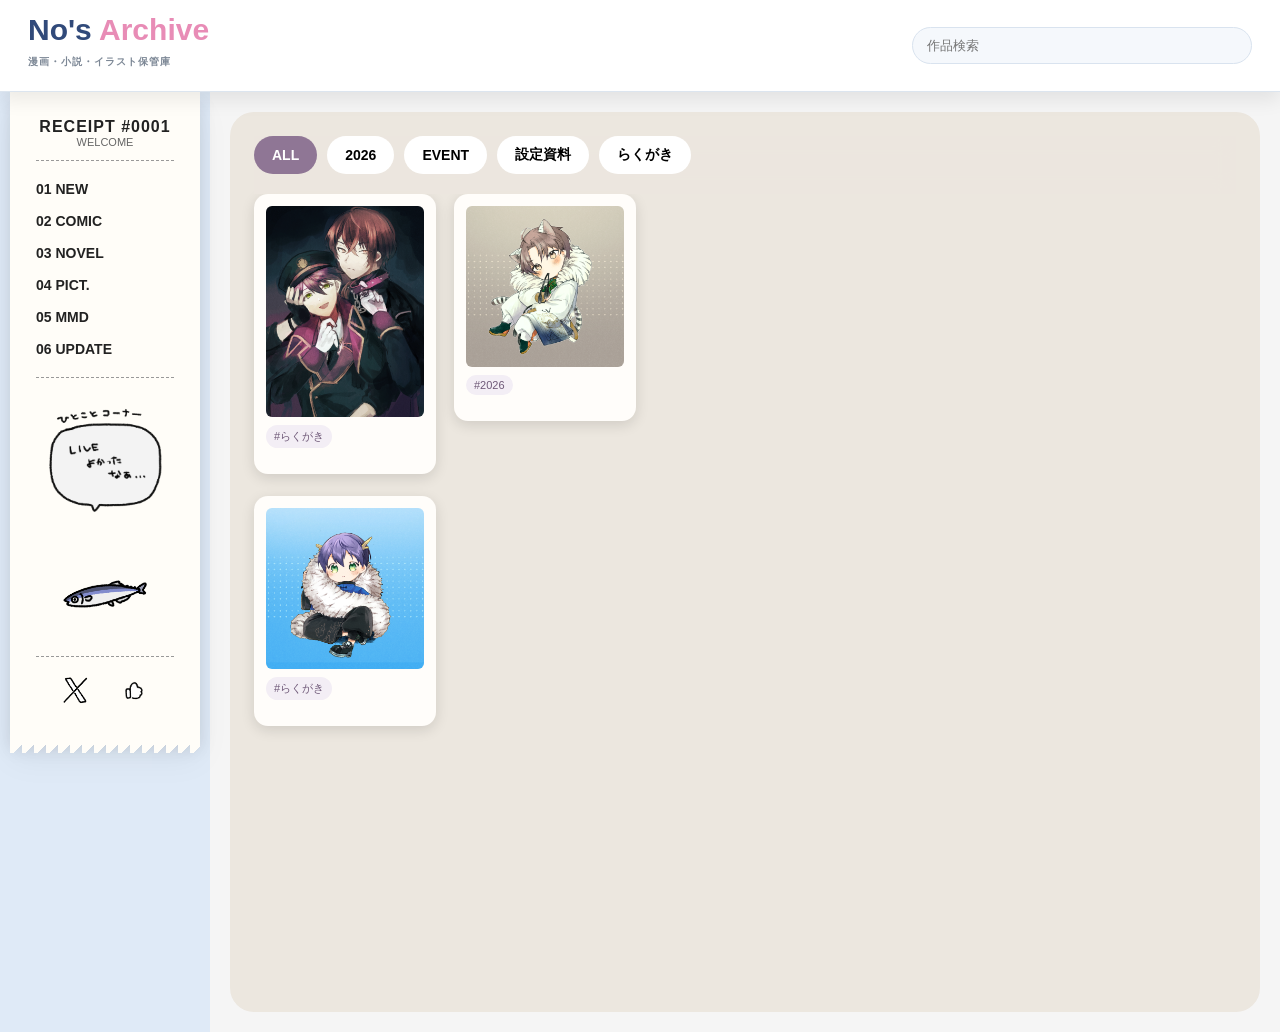
<file: illust/archive_room.html>
<!DOCTYPE html>
<html lang="ja">

<head>

<meta charset="utf-8">

<meta name="viewport"
content="width=device-width,initial-scale=1">

<title>ILLUST | No's Archive</title>

<meta name="robots"
content="noindex,nofollow,noarchive,nosnippet">

<meta name="googlebot"
content="noindex,nofollow,noarchive">

<meta name="bingbot"
content="noindex,nofollow,noarchive">

<link rel="stylesheet"
href="../css/style.css"">

<style>

/* ======================================
   Illust Page
====================================== */

.illust-page{

background:#ece7df;

border-radius:24px;

padding:24px;

min-height:100vh;

}

/* ======================================
   Filter
====================================== */

.filters{

position:sticky;

top:0;

z-index:20;

padding-bottom:20px;

display:flex;

gap:10px;

flex-wrap:wrap;

background:
rgba(236,231,223,.92);

backdrop-filter:
blur(10px);

}

/* ======================================
   Filter Button
====================================== */

.filter{

border:none;

padding:
10px 18px;

border-radius:999px;

background:#fff;

cursor:pointer;

font-weight:bold;

font-size:14px;

transition:.2s;

}

.filter:hover{

background:#b59cb9;
color:#fff;

}

.filter.active{

background:#8f7695;
color:#fff;

}

/* ======================================
   Gallery
====================================== */

.gallery{

column-count:5;

column-gap:18px;

}

/* ======================================
   Card
====================================== */

.card{

position:relative;

display:inline-block;

width:100%;

margin:
0 0 18px;

background:#fffdfa;

padding:
12px
12px
18px;

border-radius:14px;

overflow:hidden;

box-shadow:
0 4px 14px rgba(0,0,0,.12);

break-inside:avoid;

cursor:pointer;

transition:.2s;

}

/* Hover */

.card:hover{

transform:
translateY(-4px);

box-shadow:
0 10px 24px rgba(0,0,0,.16);

}

/* ======================================
   Image
====================================== */

.card img{

width:100%;

height:auto;

display:block;

border-radius:6px;

}


/* ======================================
   Title
====================================== */

.title{

margin-top:10px;

font-weight:bold;

font-size:15px;

}

/* ======================================
   Tags
====================================== */

.tags{

display:flex;

flex-wrap:wrap;

gap:6px;

margin-top:8px;

}

.tags span{

font-size:11px;

padding:
4px 8px;

border-radius:999px;

background:#f3eef5;

color:#6f5978;

}

/* ======================================
   Lightbox
====================================== */

.lightbox{

display:none;

position:fixed;

inset:0;

background:
rgba(0,0,0,.9);

justify-content:center;
align-items:center;

z-index:999;

}

.lightbox img{

max-width:92vw;
max-height:92vh;

border-radius:12px;

}

/* ======================================
   Responsive
====================================== */

@media(max-width:1200px){

.gallery{

column-count:4;

}

}

@media(max-width:900px){

.gallery{

column-count:3;

}

}

@media(max-width:700px){

.gallery{

column-count:2;

}

}

</style>

</head>

<body>

<!-- ======================
     ヘッダー
====================== -->

<header class="header">

<a href="../index.html"
class="logo">

<span class="logo-main">
No's
</span>

<span class="logo-sub">
Archive
</span>

<div class="logo-caption">

漫画・小説・イラスト保管庫

</div>

</a>

<input
class="search"
placeholder="作品検索">

</header>

<div class="layout">

<!-- ======================
     Sidebar
====================== -->

<aside class="sidebar">

<div class="receipt">

<div class="rtitle">
RECEIPT #0001
</div>

<div class="small">
WELCOME
</div>

<div class="line"></div>

<nav class="menu">

<a href="../index.html">
01 NEW
</a>

<a href="../index.html#comic">
02 COMIC
</a>

<a href="../index.html#novel">
03 NOVEL
</a>

<a href="../index.html#illust">
04 PICT.
</a>

<a href="../index.html#mmd">
05 MMD
</a>

<a href="../index.html#update">
06 UPDATE
</a>

</nav>

<div class="line"></div>

<img
src="../images/common/message.png"
class="message-img">

<img
src="../images/common/sidebar_chara.png"
class="chara">

<div class="line"></div>

<div class="social">

<a href="https://x.com/Lt0pp"
target="_blank">

<img
src="../images/common/x-icon.png"
alt="X">

</a>

<a
href="https://wavebox.me/wave/62pbvrjbohkxxidx/"
target="_blank">

<img
src="../images/common/wavebox-icon.png"
alt="Wavebox">

</a>

</div>

</div>

</aside>

<!-- ======================
     Main
====================== -->

<main class="main">

<div class="illust-page">

<!-- ======================================
     Filter
====================================== -->

<div class="filters">

<button class="filter active">
ALL
</button>

<button class="filter">
2026
</button>

<button class="filter">
EVENT
</button>

<button class="filter">
設定資料
</button>

<button class="filter">
らくがき
</button>

</div>

<!-- ======================================
     Gallery
====================================== -->

<div class="gallery">

<!-- Card -->

<div class="card">

<img src="log40.png">

<div class="tags">

<span>#らくがき</span>

</div>

</div>

<!-- Card -->

<div class="card">

<img src="log41.png">

<div class="tags">

<span>#らくがき</span>

</div>

</div>
<!-- Card -->

<div class="card">

<img src="log42.png">

<div class="tags">

<span>#2026</span>

</div>

</div>

</div>

</div>

</main>

</div>

<!-- ======================================
     Lightbox
====================================== -->

<div
class="lightbox"
id="lightbox">

<img id="viewer">

</div>

<script>

/* ======================================
   Lightbox
====================================== */

document
.querySelectorAll('.card')
.forEach(card=>{

card.onclick=()=>{

document
.getElementById('viewer')
.src=

card.querySelector('img').src;

document
.getElementById('lightbox')
.style.display='flex';

}

});

document
.getElementById('lightbox')
.onclick=()=>{

document
.getElementById('lightbox')
.style.display='none';

};

</script>

</body>

</html>
</file>
<file: css/style.css>
/* =====================================
   No's Archive Final Theme
===================================== */

:root{
  --logo-blue:#314A7A;
  --logo-pink:#E88CB6;
  --purple:#A590AF;
  --green:#7BBF8A;
  --sidebar:#DFEAF7;
  --paper:#FFFDF8;
  --text:#222;
}

*{margin:0;padding:0;box-sizing:border-box;}

body{
  font-family:'M PLUS Rounded 1c',sans-serif;
  background:#f5f5f5;
  color:var(--text);
}

/* Header */

.header{
  position:fixed;
  top:0;
  left:0;
  right:0;

  height:92px;

  background:#fff;

  border-bottom:1px solid #dce5ef;

  box-shadow:0 8px 18px rgba(0,0,0,.08);

  display:flex;
  align-items:center;
  justify-content:space-between;

  padding:0 28px;

  z-index:1000;
}
.logo{

text-decoration:none;

color:inherit;

display:block;

cursor:pointer;

}

.logo-main{
  font-size:30px;
  font-weight:800;
  color:var(--logo-blue);
}

.logo-sub{
  font-size:30px;
  font-weight:800;
  color:var(--logo-pink);
}

.logo-caption{
  margin-top:8px;
  padding-bottom:10px;

  font-size:10px;
  letter-spacing:1px;

  color:#7D8896;
  font-weight:700;
}

.search{
  width:340px;
  padding:10px 14px;
  border-radius:999px;
  border:1px solid #d9e3ef;
  background:#f5f8fc;
}

/* Layout */

.layout{
  display:flex;
  margin-top:92px;
}

.main{
  flex:1;
  min-width:0;
  padding:20px;
}

/* Sidebar */

.sidebar{
  width:210px;
  background:var(--sidebar);
  padding:0 10px 20px;
}

/* Message */

.sidebar-message{

  background:#cfdff2;

  padding:12px;

  border-radius:12px;

  margin:14px 0;

  font-size:13px;

  line-height:1.6;

  box-shadow:
  0 2px 8px rgba(0,0,0,.08);
}

/* Receipt */

.receipt{
  position:relative;

  background:var(--paper);

  padding:26px;

  margin:0;          /* ←重要 */

  top:0;             /* ←消す */

  box-shadow:
  0 8px 16px rgba(0,0,0,.10),
  0 18px 32px rgba(0,0,0,.05);
}

.receipt::after{
  content:"";

  position:absolute;

  left:0;
  bottom:-12px;

  width:100%;
  height:12px;

  background:
  linear-gradient(
    -45deg,
    transparent 6px,
    var(--paper) 0
  );

  background-size:12px 12px;
  background-repeat:repeat-x;
}

.rtitle{
  text-align:center;
  font-weight:800;
  letter-spacing:1px;
}

.small{
  text-align:center;
  font-size:11px;
  color:#666;
}

.line{
  border-top:1px dashed #999;
  margin:12px 0;
}

.menu a{
  display:block;
  padding:8px 0;

  color:#222;

  text-decoration:none;

  font-size:14px;

  font-weight:700;
}
.menu a:hover{
  color:var(--purple);
}

/* Character */

.message-img{
  width:100%;
  display:block;
  margin:14px 0;
}

.chara{
  width:100px;
  display:block;
  margin:12px auto;
}

.social{
  display:flex;
  justify-content:center;
  gap:16px;
}

.social a{
  transition:.2s;
}

.social a:hover{
  transform:translateY(-2px);
}

.social img{
  width:42px;
  height:42px;
  object-fit:contain;
}

/* Hero */

.work-head{

margin-bottom:24px;

padding-bottom:16px;

border-bottom:
1px solid #ddd;

}
.hero{

display:grid;

grid-template-columns:
340px minmax(420px,1fr) 300px;

gap:36px;

align-items:start;

}

.work-table{
width:100%;
border-collapse:collapse;
margin:18px 0;
}

.work-table{

width:100%;

border-collapse:collapse;

margin:18px 0;

background:none;

border:none;

}

.work-table th{

width:120px;

padding:12px 10px;

text-align:left;

font-weight:700;

color:#444;

background:none;

border:none;

border-bottom:1px solid #e7e7e7;

}
.work-table th,
.work-table td{

padding:14px 16px;

}
.work-table td{

padding:12px 10px;

border:none;

border-bottom:1px solid #e7e7e7;

background:none;

}

.purchase-box{
display:flex;
flex-direction:column;
gap:12px;
}
.purchase-card{

background:#fff;

border:1px solid #d9d9d9;

border-radius:6px;

padding:16px;

display:flex;

flex-direction:column;

gap:12px;

box-shadow:
0 2px 10px rgba(0,0,0,.06);

}
.price-box,
.spec-box{
background:#fff;
border:1px solid #ddd;
padding:16px;
border-radius:12px;
}

.price{
font-size:38px;
font-weight:800;
text-align:right;
}

.coupon-box{

margin-top:10px;

padding:14px;

background:#fff6f8;

border:1px solid #ffc7d8;

border-radius:8px;

text-align:center;

}
.coupon-title{

font-size:13px;

font-weight:700;

margin-bottom:10px;

color:#444;

}
.coupon-note{

font-size:12px;

color:#666;

line-height:1.4;

margin-top:6px;

}
.coupon-price{
font-size:34px;
font-weight:800;
color:#d72d2d;
}
.fake-sale{

display:inline-block;

background:#d91c1c;

color:#fff;

font-size:11px;

font-weight:700;

padding:3px 8px;

border-radius:3px;

margin-bottom:10px;

}
.read-btn,
.basket-btn,
.fav-btn{

display:block;

width:100%;

padding:14px 0;

font-size:18px;

font-weight:700;

text-align:center;

text-decoration:none;

border-radius:6px;

box-sizing:border-box;

}
.coupon-btn{
width:100%;
margin-top:10px;
padding:12px;
border:none;
border-radius:8px;
background:#d74c4c;
color:#fff;
}

.read-btn{

background:linear-gradient(
180deg,
#8fd7ff,
#6bbcff
);

}

.basket-btn{

background:#b8e8ff;

color:#2d6d94;

border:none;

border-radius:10px;

font-weight:700;

}
.fav-btn{

background:#ffd8e9;

color:#d54f86;

border:1px solid #ffb8d3;

border-radius:10px;

font-weight:700;

}

.read-btn:hover,
.basket-btn:hover,
.fav-btn:hover{

transform:translateY(-2px);

opacity:.95;

}

@media(max-width:1100px){

.hero{
grid-template-columns:1fr;
}

}
.hero-thumbs{

display:flex;

justify-content:center;

gap:12px;

margin-top:14px;

padding-bottom:4px;

flex-wrap:wrap;

}

.thumb{
  width:180px;
  height:68px;
  flex:none;
  cursor:pointer;
  overflow:hidden;
  border-radius:10px;
  border:3px solid transparent;
  opacity:.6;
  transition:.2s;
}

.thumb.active{
  opacity:1;
  border-color:#a58bc4;
}

.thumb img{
  width:100%;
  height:100%;
  object-fit:cover;
  display:block;
}

.thumb:hover{

opacity:1;

}

.thumb.active{

opacity:1;

border-color:#a58bc4;

}
/* Sections */

.section{
  margin-top:32px;
}

.section h2{
  border-left:5px solid var(--purple);
  padding-left:10px;
  margin-bottom:14px;
}

/* Grid */

.grid{
  display:grid;
  grid-template-columns:repeat(auto-fill,minmax(180px,1fr));
  gap:14px;
}

/* Cards */

.card{
  background:#fff;
  border-radius:12px;
  overflow:hidden;
  text-decoration:none;
  color:inherit;
  box-shadow:0 2px 8px rgba(0,0,0,.08);
  transition:.2s;
}

.card:hover{
  transform:translateY(-4px);
  box-shadow:0 8px 20px rgba(0,0,0,.15);
}

.card img{
  width:100%;
  height:250px;
  object-fit:cover;
  display:block;
}

.info{padding:10px;}

.title{
  font-weight:800;
  margin-bottom:8px;
}

.tags{
  display:flex;
  flex-wrap:wrap;
  gap:4px;
  margin-bottom:8px;
}

.tags span{
  background:#F2EDF4;
  color:#765F80;
  padding:3px 8px;
  border-radius:999px;
  font-size:11px;
}

.page{
  display:inline-block;
  background:var(--green);
  color:#fff;
  padding:4px 10px;
  border-radius:999px;
  font-size:12px;
  font-weight:700;
  margin-bottom:8px;
}

.desc{
  font-size:12px;
  line-height:1.6;
  color:#666;
}
.cover{

width:300px;

display:flex;

flex-direction:column;

gap:10px;

}

.cover img{

width:100%;

height:auto;

display:block;

border-radius:12px;

box-shadow:
0 6px 20px rgba(0,0,0,.12);

}

.work-main{
padding-top:8px;
}

.badge{
display:inline-block;
padding:4px 10px;
border-radius:999px;
background:#ff7b7b;
color:#fff;
font-size:12px;
font-weight:700;
margin-bottom:10px;
}

.catch{
margin:10px 0 16px;
color:#666;
}

.summary{

margin-top:18px;

font-size:14px;

line-height:1.9;

color:#555;

background:none;

border:none;

padding:0;

box-shadow:none;

}

/* Banner Links */

.banner-link{
  display:block;
  overflow:hidden;
  border-radius:14px;
  box-shadow:0 2px 8px rgba(0,0,0,.08);
  transition:.2s;
}

.banner-link:hover{
  transform:translateY(-4px);
  box-shadow:0 8px 20px rgba(0,0,0,.15);
}

.banner-link img{
  width:100%;
  display:block;
}

/* Update */

.update{
  background:#fff;
  padding:16px;
  border-radius:12px;
  box-shadow:0 2px 8px rgba(0,0,0,.08);
}
/* タイトル行 */

.title-row{

display:flex;

align-items:center;

gap:10px;

margin-bottom:10px;

}

/* 専売 */

.exclusive{

background:#ffd84d;

color:#111;

font-size:13px;

font-weight:700;

padding:4px 8px;

border-radius:4px;

}

/* 作者 */

.maker-row{

display:flex;

align-items:center;

gap:6px;

margin-bottom:14px;

font-size:14px;

}

/* 作者名 */

.maker-name{

font-weight:700;

color:#3366cc;

text-decoration:none;

margin-right:2px;

}

/* フォローボタン */

.follow-btn{

border:none;

background:#ff5ca8;

color:#fff;

padding:5px 12px;

border-radius:999px;

cursor:pointer;

font-size:12px;

font-weight:700;

transition:.2s;

}

.follow-btn:hover{

opacity:.85;

}

/* 全年齢 */

.age-all{

background:#9acd32;

color:#fff;

padding:3px 8px;

border-radius:4px;

font-size:12px;

font-weight:700;

}

/* タグ */

.tag-list{

display:flex;

flex-wrap:wrap;

gap:8px;

}

.tag-list span{

background:#f3f3f3;

padding:4px 10px;

border-radius:999px;

font-size:12px;

}
/* Mobile */

@media (max-width:900px){
  .layout{display:block;}
  .sidebar{width:100%;}
  .hero{height:260px;}
}

@media (max-width:700px){
  .search{display:none;}
  .grid{
    grid-template-columns:repeat(2,minmax(0,1fr));
  }
  .card img{
    height:220px;
  }
}

.hero-slider{

background:#fff;

border-radius:24px;

overflow:hidden;

box-shadow:
0 8px 24px rgba(0,0,0,.10);

}

#heroImage{

width:100%;

height:clamp(180px,24vw,340px);

object-fit:cover;

display:block;

}

.hero-thumbs{

display:flex;

justify-content:center;

gap:12px;

padding:14px 0 4px;

background:#fff;

flex-wrap:wrap;

}
.hero-dots{

display:flex;

justify-content:center;

gap:10px;

margin-top:14px;
}

.dot{

width:12px;
height:12px;

border-radius:50%;

background:#c8c8c8;

cursor:pointer;
}

.dot.active{

background:#7d5fa6;
}
.banner-row{

display:grid;

grid-template-columns:1fr 1fr;

gap:24px;

margin-top:24px;

}

.mini-section{

margin-top:0;

}

.banner-link{

display:block;

}

.banner-link img{

width:100%;

display:block;

border-radius:16px;

transition:.25s;

}

.banner-link:hover img{

transform:translateY(-4px);

box-shadow:0 8px 20px rgba(0,0,0,.08);

}
.work-banner{
margin-bottom:24px;
}


.work-banner{

overflow:hidden;

border-radius:24px;

background:#fff;

box-shadow:
0 8px 24px rgba(0,0,0,.10);

margin-bottom:24px;

}

.work-banner img{

width:100%;

height:clamp(180px,24vw,340px);

object-fit:cover;

display:block;

}
/* 通常価格 */

.old-price{

color:#999;

text-decoration:line-through;

font-weight:700;

}

/* セール価格 */

.sale-price{
  font-size:24px;
  font-weight:900;
  line-height:1;
  color:#d91c1c;
}

/* クーポン価格 */

.coupon-price{
  font-size:34px;
  font-weight:900;
  line-height:1;
  color:#d91c1c;
}

.sale-price,
.coupon-price{

display:flex;

justify-content:center;

align-items:flex-start;

gap:2px;

}

.price-row{
  display:flex;
  justify-content:space-between;
  align-items:flex-end;
  margin:8px 0;
}
.sample-grid{

display:grid;

grid-template-columns:
repeat(2,minmax(0,1fr));

gap:20px;

margin-top:20px;

}

.sample-grid a{

display:block;

text-decoration:none;

}

.sample-grid img{

width:100%;

display:block;

border-radius:10px;

border:1px solid #ddd;

transition:.2s;

}

.sample-grid img:hover{

transform:translateY(-2px);

box-shadow:0 4px 12px rgba(0,0,0,.12);

}
/* ======================================
   MMD
====================================== */

.mmd-page{

max-width:1200px;
margin:auto;

}

.mmd-player{

width:100%;
height:500px;

background:#111;

border-radius:16px;

overflow:hidden;

position:relative;

display:flex;
align-items:center;
justify-content:center;

margin-bottom:20px;

}

.mmd-player img{

width:100%;
height:100%;

object-fit:contain;

display:block;

}

#playerEmpty{

position:absolute;

color:#fff;

font-size:24px;

letter-spacing:.1em;

}

.mmd-info{

background:#fff;

padding:20px;

border-radius:16px;

margin-bottom:20px;

}

.mmd-info h2{

font-size:32px;

margin-bottom:10px;

}

.youtube-btn{

display:inline-block;

margin-top:10px;

padding:12px 20px;

background:#ff5f92;

color:#fff;

text-decoration:none;

border-radius:10px;

font-weight:bold;

}

.mmd-grid{

display:grid;

grid-template-columns:
repeat(auto-fill,minmax(260px,1fr));

gap:20px;

}

.mmd-card{

background:#fff;

border-radius:12px;

overflow:hidden;

cursor:pointer;

box-shadow:
0 2px 8px rgba(0,0,0,.08);

transition:.2s;

}

.mmd-card:hover{

transform:
translateY(-4px);

}

.mmd-card img{

width:100%;
height:160px;

object-fit:cover;

display:block;

}

.mmd-card div{

padding:12px;

font-weight:bold;

}

@media(max-width:900px){

.mmd-player{

height:300px;

}

.mmd-grid{

grid-template-columns:
repeat(2,1fr);

}


/* ======================================
   Shorts
====================================== */

.shorts-grid{

display:grid;

grid-template-columns:
repeat(auto-fill,minmax(170px,1fr));

gap:18px;

}

.short-card{

background:#fff;

border-radius:14px;

overflow:hidden;

cursor:pointer;

box-shadow:
0 2px 8px rgba(0,0,0,.08);

transition:.2s;

}

.short-card:hover{

transform:
translateY(-4px);

}

.short-card img{

width:100%;

aspect-ratio:9/16;

object-fit:cover;

display:block;

}

.short-card div{

padding:10px;

font-size:14px;

font-weight:700;

}

.mmd-tabs{

display:flex;

gap:10px;

margin-bottom:20px;

}

.mmd-tab{

border:none;

padding:10px 18px;

border-radius:999px;

background:#e5e5e5;

cursor:pointer;

font-weight:bold;

}

.mmd-tab.active{

background:#8ec5ff;

color:#fff;

}

.hidden{

display:none;

}
/* ======================================
   Comic Viewer FINAL
====================================== */

#viewer{

max-width:1600px !important;

margin:auto !important;

padding:20px !important;

display:grid !important;

grid-template-columns:
1fr 1fr !important;

gap:24px !important;

direction:rtl !important;

align-items:start !important;

}

.comic-page{

width:100% !important;

display:block !important;

background:#fff !important;

border-radius:8px !important;

box-shadow:
0 2px 12px rgba(0,0,0,.15) !important;

}

/* スマホ */

@media(max-width:900px){

/* sidebar消す */

.sidebar{
display:none;
}

/* main全幅 */

.main{
width:100%;
padding:14px;
}

/* header */

.header{

padding:14px 16px;

}

/* カルーセル横スクロール */

.hero-slider{

display:flex;

gap:12px;

overflow-x:auto;

scroll-snap-type:x mandatory;

padding-bottom:8px;

background:none;

box-shadow:none;

}

/* スクロールバー消す */

.hero-slider::-webkit-scrollbar{
display:none;
}

/* バナー */

.hero-slide{

min-width:92%;

scroll-snap-align:center;

flex-shrink:0;

}

/* 画像 */

.hero-slide img{

width:100%;

height:auto;

border-radius:22px;

display:block;

}

}

#viewer{

grid-template-columns:
1fr !important;

}

}

.bottom-bar{

position:fixed;

bottom:0;
left:0;
right:0;

height:60px;

background:#000;

display:flex;

justify-content:center;
align-items:center;
gap:30px;

color:#fff;

z-index:100;

}

.bottom-bar button{

padding:10px 18px;

border:none;

border-radius:999px;

background:#ff7bac;

color:#fff;

font-weight:bold;

cursor:pointer;

}

/* 説明ページカルーセル */
.cover-thumbs{

display:grid;

grid-template-columns:
repeat(4,1fr);

gap:8px;

width:100%;

}

.cover-thumbs img{

width:100%;

aspect-ratio:1/1;

object-fit:cover;

border-radius:8px;

cursor:pointer;

border:2px solid transparent;

transition:.2s;

background:#fff;

display:block;

}


.cover-thumbs img:hover{

border-color:#ff7bac;

transform:translateY(-2px);

}

/* 作品ページタイトル */
.work-head{

margin-bottom:24px;

padding-bottom:18px;

border-bottom:
1px solid #ddd;

}

.work-head h1{

font-size:34px;

line-height:1.3;

margin:0;

}
.work-head{

margin-bottom:36px;

padding-bottom:20px;

border-bottom:
1px solid #ddd;

}

.work-page .hero{
margin-bottom:56px;
}
.section{

margin-top:56px;

}

.sample-grid{

margin-top:24px;

}
.section h2{

margin-bottom:18px;

}
.hero + .section{

margin-top:80px;

}
.work-main > *{

margin-bottom:18px;

}
</file>
